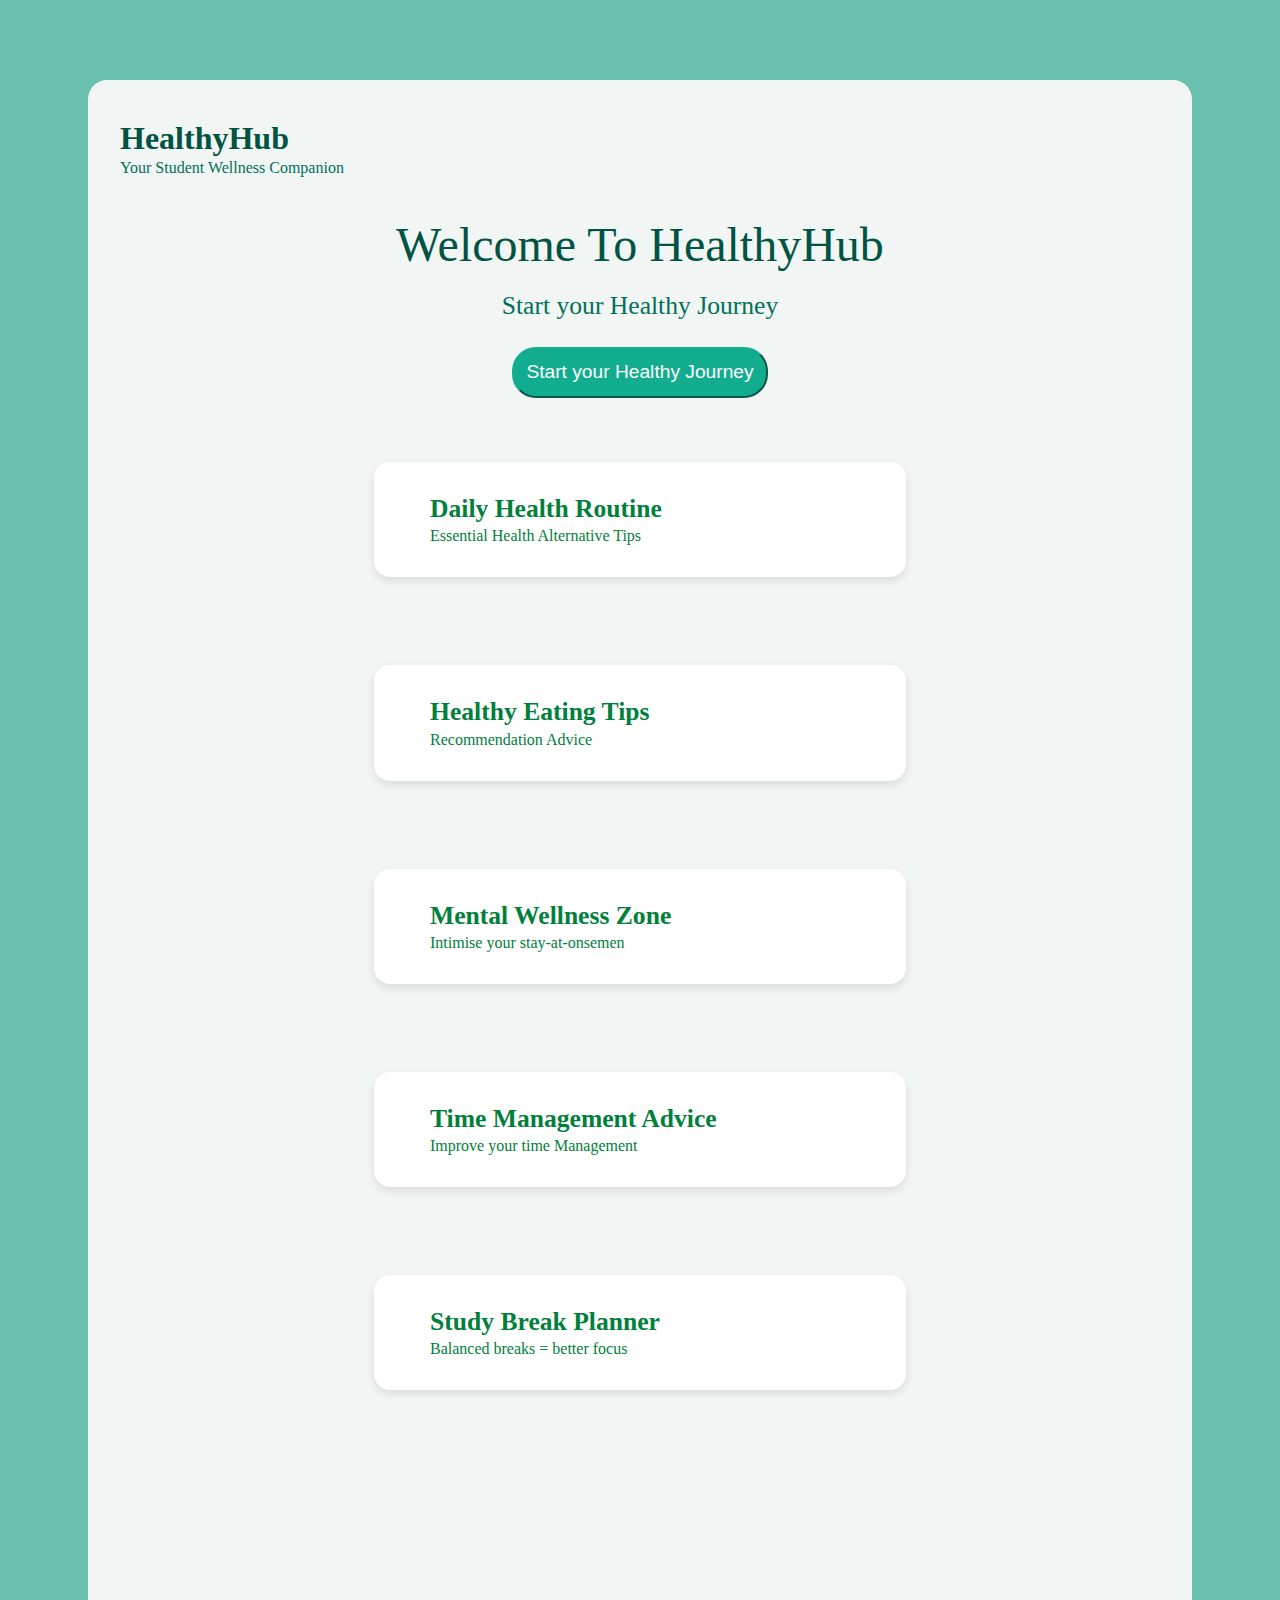
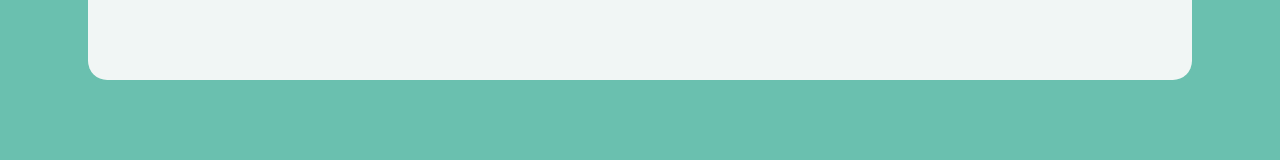
<file: index.html>
<!DOCTYPE html>
<html lang="en">
<head>
    <meta charset="UTF-8">
    <meta name="viewport" content="width=device-width, initial-scale=1.0">
    <title>HealthHub</title>
    <link rel="stylesheet" href="style.css">
    <link href='https://cdn.boxicons.com/fonts/basic/boxicons.min.css' rel='stylesheet'>
    <link rel="stylesheet" href="https://cdnjs.cloudflare.com/ajax/libs/font-awesome/6.5.0/css/all.min.css">
    <meta name="viewport" content="width=device-width, initial-scale=1.0">

</head>
<body>
    <div class="mainbox">
       
        <!-- //--NavBar -->
        <div class="navbar">
            <h3 id="line1">HealthyHub</h3>
            <p id="p1">Your Student Wellness Companion</p>
        </div>
        
        <!-- //Hero Section  -->
        <div class="hero">
            <h2 id="line2">Welcome To HealthyHub</h2>
            <p id="p2">Start your Healthy Journey</p>
            <a href="dailyhealthroutine.html" target="_blank"><button>Start your Healthy Journey</button></a>
        </div>
 
         <!--//Cards Section -->
         <div class="cards">

            <div class="box">
                <div class="icon-title">
            <i class='bxr  bx-clipboard-detail'  style='color:#01803c' id="img1"></i> 
            <div class="text-content">
                <h3 id="line3">Daily Health Routine</h3>
                <p id="p3">Essential Health Alternative Tips</p>
                </div>
                </div>
            </div>

            <div class="box">
                <div class="icon-title2">
                    <i class='bxr  bx-cherry'  style='color:#01803c' id="img1"></i> 
                     <div class="text-content">
                     <h3 class="heading2">Healthy Eating Tips</h3>
                     <p class="sub2">Recommendation Advice</p>
                     </div>
                </div>
            </div>

            <div class="box">
                 <div class="icon-title2">
                <i class='bxr  bx-sapling'  style='color:#01803c' id="img1"></i> 
                 <div class="text-content">
                         <h3 class="heading2">Mental Wellness Zone</h3>
                     <p class="sub2">Intimise your stay-at-onsemen</p>
                     </div>
                     </div>
            </div>

            <div class="box">
             <div class="icon-title2">
               <i class='bxr  bx-clock-1'  style='color:#01803c' id="img1"></i> 
                <div class="text-content">
                         <h3 class="heading2">Time Management Advice</h3>
                     <p class="sub2">Improve your time Management</p>
                     </div>
            </div>
            </div>

            <div class="box">
                <div class="icon-title2">
               <i class='bxr  bx-book'  style='color:#01803c' id="img1"></i> 
                <div class="text-content">
                         <h3 class="heading2">Study Break Planner</h3>
                     <p class="sub2">Balanced breaks = better focus</p>
                     </div>
                     </div>
            </div>
        </div>

    </div>
</body>
</html>
</file>
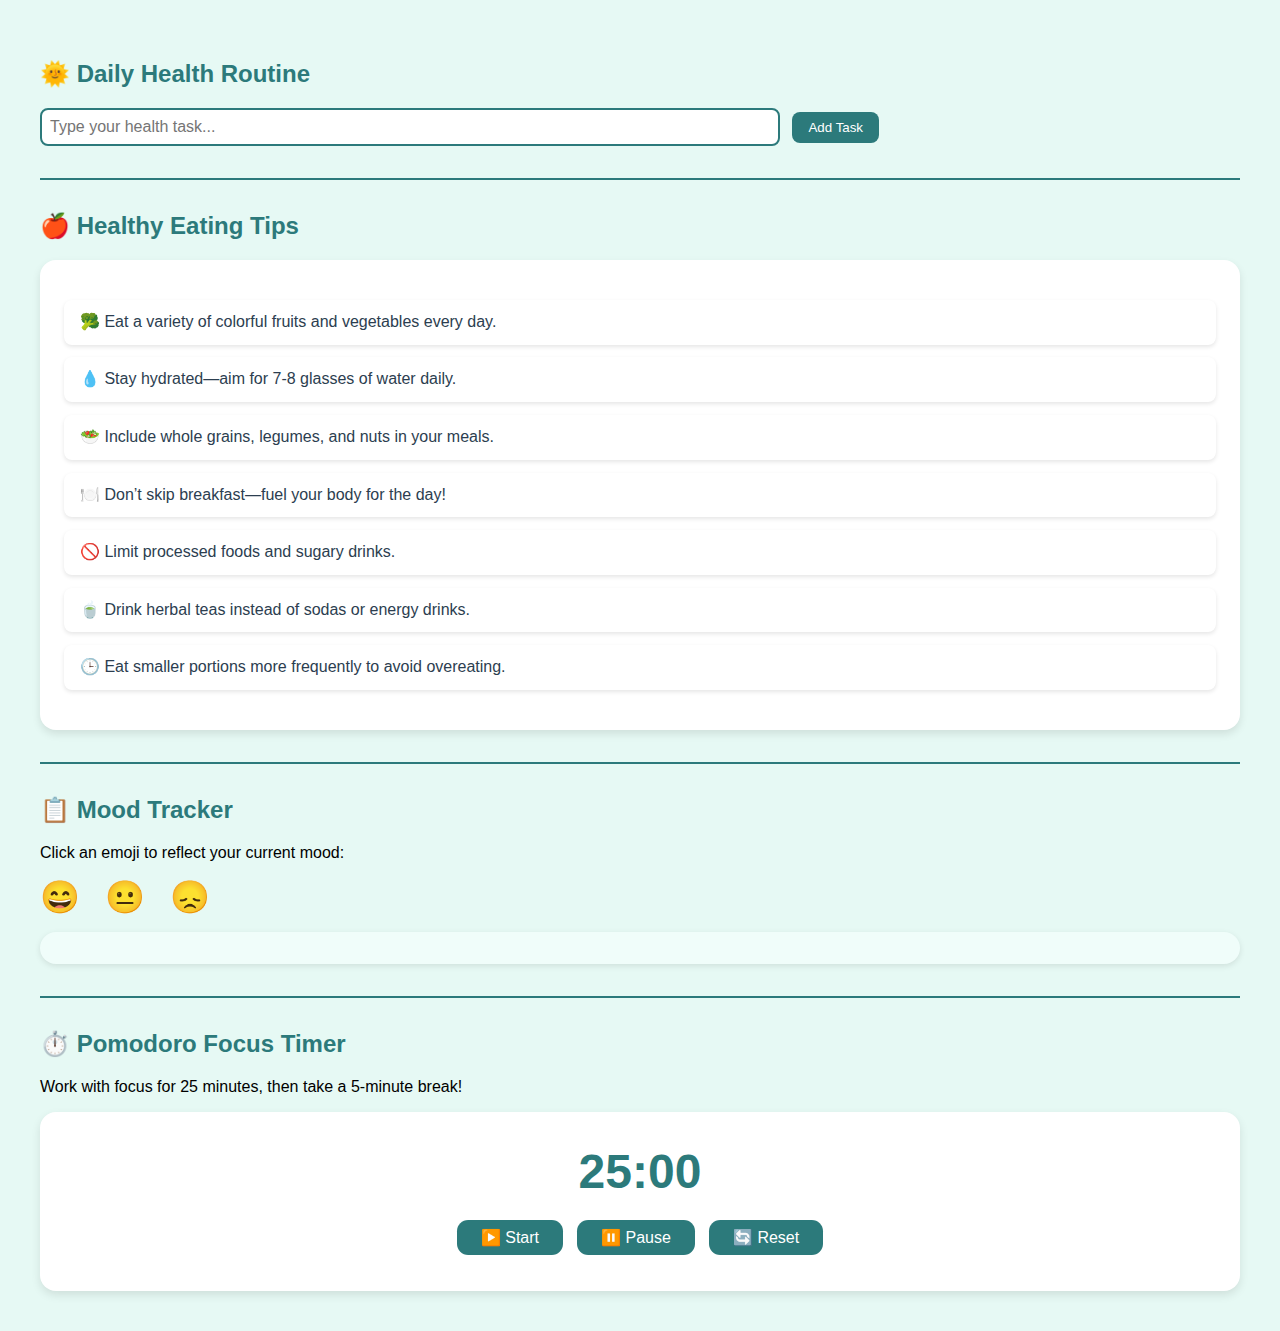
<file: dailyhealthroutine.html>
<!DOCTYPE html>
<html lang="en">
<head>
  <meta charset="UTF-8">
  <title>Daily Health Routine</title>
  <link rel="stylesheet" href="style2.css">
</head>
<body>

  <h2>🌞 Daily Health Routine</h2>

  <input type="text" id="taskInput" placeholder="Type your health task...">
  <button id="addTaskBtn">Add Task</button>

  <ul id="taskList"></ul>
  <hr style="margin: 2rem 0; border: none; border-top: 2px solid #2c7a7b;">

<h2>🍎 Healthy Eating Tips</h2>
<div class="tips-container">
  <ul class="tips-list">
    <li>🥦 Eat a variety of colorful fruits and vegetables every day.</li>
    <li>💧 Stay hydrated—aim for 7-8 glasses of water daily.</li>
    <li>🥗 Include whole grains, legumes, and nuts in your meals.</li>
    <li>🍽️ Don’t skip breakfast—fuel your body for the day!</li>
    <li>🚫 Limit processed foods and sugary drinks.</li>
    <li>🍵 Drink herbal teas instead of sodas or energy drinks.</li>
    <li>🕒 Eat smaller portions more frequently to avoid overeating.</li>
  </ul>
</div>

<hr style="margin: 2rem 0; border: none; border-top: 2px solid #2c7a7b;">

<h2>📋 Mood Tracker</h2>
<p>Click an emoji to reflect your current mood:</p>

<div class="emoji-box">
  <span class="emoji" onclick="showMood('happy')">😄</span>
  <span class="emoji" onclick="showMood('neutral')">😐</span>
  <span class="emoji" onclick="showMood('sad')">😞</span>
</div>

<div id="moodResult" class="mood-output">
  <!-- Output will appear here -->
</div>

<hr style="margin: 2rem 0; border: none; border-top: 2px solid #2c7a7b;">

<h2>⏱️ Pomodoro Focus Timer</h2>
<p>Work with focus for 25 minutes, then take a 5-minute break!</p>

<div class="pomodoro-container">
  <div id="timerDisplay">25:00</div>
  <div class="timer-buttons">
    <button onclick="startTimer()">▶️ Start</button>
    <button onclick="pauseTimer()">⏸️ Pause</button>
    <button onclick="resetTimer()">🔄 Reset</button>
  </div>
</div>

  <script>
    const taskInput = document.getElementById("taskInput");
    const addTaskBtn = document.getElementById("addTaskBtn");
    const taskList = document.getElementById("taskList");

    addTaskBtn.addEventListener("click", () => {
      const taskText = taskInput.value.trim();
      if (taskText !== "") {
        const li = document.createElement("li");
        const checkbox = document.createElement("input");
        checkbox.type = "checkbox";

        checkbox.addEventListener("change", () => {
          li.classList.toggle("completed");
        });

        li.appendChild(checkbox);
        li.appendChild(document.createTextNode(taskText));
        taskList.appendChild(li);
        taskInput.value = "";
      }
    });

    function showMood(mood) {
  let quote = "";
  let breathing = "";
  let song = "";

  if (mood === "happy") {
    quote = "“Keep shining, the world needs your light!” ✨";
    breathing = "Try 4-7-8 breathing: Inhale 4s → Hold 7s → Exhale 8s 🌬️";
    song = '<a href="https://www.youtube.com/watch?v=2Vv-BfVoq4g" target="_blank">🎵 Listen: Perfect - Ed Sheeran</a>';
  } else if (mood === "neutral") {
    quote = "“Every day may not be good, but there is good in every day.” 🌤️";
    breathing = "Try box breathing: Inhale 4s → Hold 4s → Exhale 4s → Hold 4s 🧘‍♀️";
    song = '<a href="https://www.youtube.com/watch?v=RgKAFK5djSk" target="_blank">🎵 Listen: See You Again - Wiz Khalifa</a>';
  } else if (mood === "sad") {
    quote = "“This too shall pass. Better days are coming.” 💛";
    breathing = "Try slow breathing: Inhale 5s → Hold 5s → Exhale 5s 🌫️";
    song = '<a href="https://www.youtube.com/watch?v=JGwWNGJdvx8" target="_blank">🎵 Listen: Shape of You - Ed Sheeran</a>';
  }

  document.getElementById("moodResult").innerHTML = `
    <strong>🧠 Motivational Quote:</strong> <br>${quote}<br><br>
    <strong>🌬️ Breathing Exercise:</strong> <br>${breathing}<br><br>
    ${song}
  `;
}
let timer;
let totalSeconds = 25 * 60;
let isRunning = false;

function updateDisplay() {
  const minutes = Math.floor(totalSeconds / 60);
  const seconds = totalSeconds % 60;
  document.getElementById("timerDisplay").textContent =
    `${String(minutes).padStart(2, '0')}:${String(seconds).padStart(2, '0')}`;
}

function startTimer() {
  if (!isRunning) {
    isRunning = true;
    timer = setInterval(() => {
      if (totalSeconds > 0) {
        totalSeconds--;
        updateDisplay();
      } else {
        clearInterval(timer);
        isRunning = false;
        alert("🎉 Pomodoro session complete! Time for a break.");
      }
    }, 1000);
  }
}

function pauseTimer() {
  clearInterval(timer);
  isRunning = false;
}

function resetTimer() {
  clearInterval(timer);
  totalSeconds = 25 * 60;
  isRunning = false;
  updateDisplay();
}

updateDisplay();

  </script>

</body>
</html>
</file>
<file: style.css>
body {
    background-color: #6ac0af;
}

.mainbox {
    background-color: #f1f6f5;
    margin: 5rem 5rem 5rem 5rem;
    height: 100rem;
    border-radius: 1.2rem;
}
.navbar {
    /* position: sticky; */
    top: 0;
    padding-top: 0.5rem;
    margin-left: 2rem;
    z-index: 10;
}

#line1 {
    font-size: 2rem;
    color: #015444;
    margin-bottom: 0;
}

#p1 {
    color: #016f59;
    font-weight: lighter;
    margin-top: 2px;
}

#line2 {
      color: #015444;
      font-size: 3rem;
      font-weight: 100;
      justify-content: center;
      text-align: center;
      margin-bottom: 0;
}

#p2 {
     color: #016f59;
     font-size: 1.6rem;
     font-weight: lighter;
     margin-top: 1.2rem;
     text-align: center;
      
}

button {
    font-size: 1.2rem;
    background-color: #12ad8e;
    color: white;
    font-weight: lighter;
    padding: 0.8rem;
    border-color:#12ad8e;
    border-radius: 1.5rem;
    align-items: center;
    text-align: center;
    /* margin-left: 2rem; */
}

.box {
    background-color: white;
    display: flex;
    align-items: center;
    padding: 2rem;
    margin: 2rem;
    border-radius: 1rem;
    box-shadow: 0 4px 8px rgba(0,0,0,0.1);
    width: 45%;
    /* min-width: 280px; */
}

.icon-title {
    display: flex;
    align-items: center;
    gap: 1.5rem;
}

#img1 {
    font-size: 4rem;
    color: #01803c;
}

.text-content {
    display: flex;
    flex-direction: column;
    justify-content: center;
}

#line3 {
    margin: 0;
    color: #01803c;
    font-size: 1.6rem;
}

#p3 {
    margin: 0.2rem 0 0 0;
    color: #01803c;
    font-size: 1rem;
    font-weight: lighter;
}

.heading2 {
    margin: 0;
    color: #01803c;
    font-size: 1.6rem;
}
.sub2 {
    margin: 0.2rem 0 0 0;
    color: #01803c;
    font-size: 1rem;
    font-weight: lighter;
}
.icon-title2 {
     display: flex;
    align-items: center;
    gap: 1.5rem;
}
/* Make it Responsive */

@media screen and (max-width: 768px) {
  .mainbox {
    margin: 2rem;
    height: auto;
  }

  .hero {
    margin: 2rem 0;
  }

  button {
    margin-left: 0;
    width: 90%;
  }

  .box {
    width: 95%;
    flex-direction: column;
  }

  .icon-title,
  .icon-title2 {
    flex-direction: column;
    align-items: flex-start;
  }

  #img1 {
    margin-bottom: 1rem;
  }
}
.hero {
  text-align: center;
  margin-top: 2rem;
}

.cards {
  display: flex;
  flex-wrap: wrap;
  justify-content: center;
  gap: 1.5rem;
  margin: 2rem;
}
</file>
<file: style2.css>
body {
      font-family: Arial, sans-serif;
      background-color: #e6f9f4;
      padding: 2rem;
    }

    h2 {
      color: #2c7a7b;
    }

    #taskInput {
      width: 60%;
      padding: 0.5rem;
      border: 2px solid #2c7a7b;
      border-radius: 0.5rem;
      font-size: 1rem;
    }

    #addTaskBtn {
      padding: 0.5rem 1rem;
      margin-left: 0.5rem;
      background-color: #2c7a7b;
      color: white;
      border: none;
      border-radius: 0.5rem;
      cursor: pointer;
    }

    ul {
      list-style-type: none;
      padding: 0;
      margin-top: 1rem;
    }

    li {
      margin: 0.5rem 0;
      background: #ffffff;
      padding: 0.5rem 1rem;
      border-radius: 0.5rem;
      box-shadow: 0 2px 4px rgba(0, 0, 0, 0.1);
      display: flex;
      align-items: center;
    }

    input[type="checkbox"] {
      margin-right: 1rem;
      transform: scale(1.3);
    }

    .completed {
      text-decoration: line-through;
      color: gray;
    }
    .tips-container {
  background-color: #ffffff;
  border-radius: 1rem;
  padding: 1.5rem;
  box-shadow: 0 4px 8px rgba(0, 0, 0, 0.1);
}

.tips-list {
  list-style-type: none;
  padding-left: 0;
  font-size: 1rem;
  line-height: 1.8;
  color: #2c3e50;
}

.tips-list li {
  margin-bottom: 0.8rem;
}
.emoji-box {
  font-size: 2rem;
  cursor: pointer;
  margin: 1rem 0;
}

.emoji {
  margin-right: 1rem;
  transition: transform 0.2s;
}

.emoji:hover {
  transform: scale(1.3);
}

.mood-output {
  background-color: #f0fdfa;
  padding: 1rem;
  border-radius: 1rem;
  box-shadow: 0 2px 6px rgba(0,0,0,0.1);
  margin-top: 1rem;
  font-size: 1.1rem;
  line-height: 1.6;
}
.pomodoro-container {
  background-color: #fff;
  border-radius: 1rem;
  padding: 2rem;
  text-align: center;
  margin-top: 1rem;
  box-shadow: 0 4px 10px rgba(0, 0, 0, 0.1);
}

#timerDisplay {
  font-size: 3rem;
  font-weight: bold;
  color: #2c7a7b;
  margin-bottom: 1rem;
}

.timer-buttons button {
  padding: 0.5rem 1.5rem;
  margin: 0.3rem;
  font-size: 1rem;
  border: none;
  border-radius: 0.7rem;
  background-color: #2c7a7b;
  color: white;
  cursor: pointer;
  transition: background-color 0.2s;
}

.timer-buttons button:hover {
  background-color: #227066;
}
</file>
